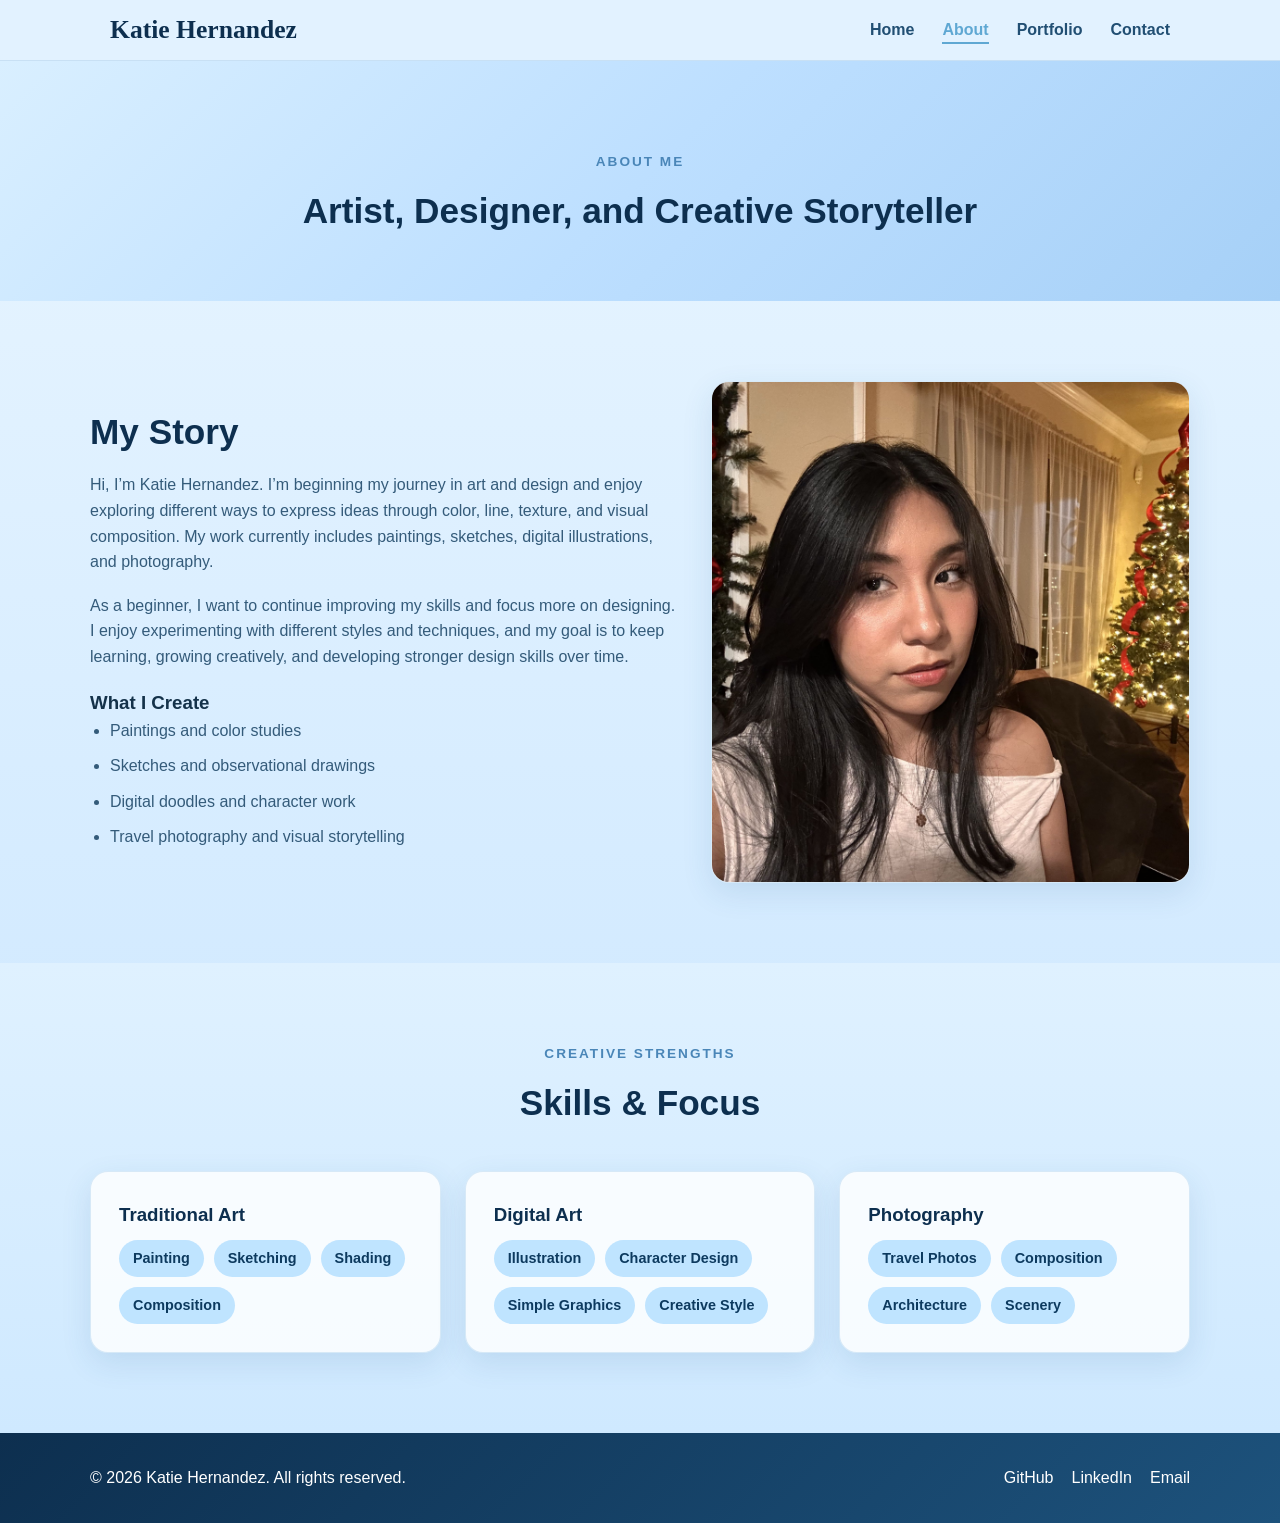
<file: about.html>
<!DOCTYPE html>
<html lang="en">
<head>
  <meta charset="UTF-8" />
  <meta name="viewport" content="width=device-width, initial-scale=1.0" />
  <title>About | Katie Hernandez</title>
  <link rel="stylesheet" href="styles.css" />
</head>
<body>
  <header class="site-header">
    <nav class="nav-container">
      <a href="index.html" class="logo">Katie Hernandez</a>

      <ul class="nav-menu">
        <li><a href="index.html" class="nav-link">Home</a></li>
        <li><a href="about.html" class="nav-link active">About</a></li>
        <li><a href="projects.html" class="nav-link">Portfolio</a></li>
        <li><a href="contact.html" class="nav-link">Contact</a></li>
      </ul>

      <button class="hamburger" aria-label="Toggle menu">
        <span class="bar"></span>
        <span class="bar"></span>
        <span class="bar"></span>
      </button>
    </nav>
  </header>

  <main>
    <section class="page-banner blue-banner">
      <div class="container center">
        <p class="section-label">About Me</p>
        <h1>Artist, Designer, and Creative Storyteller</h1>
      </div>
    </section>

    <section class="section">
      <div class="container about-grid">
        <div class="about-text">
          <h2>My Story</h2>
          <p>
            Hi, I’m Katie Hernandez. I’m beginning my journey in art and design and enjoy exploring different ways to express ideas through color, line, texture, and visual composition. My work currently includes paintings, sketches, digital illustrations, and photography.
          </p>

          <p>
            As a beginner, I want to continue improving my skills and focus more on designing. I enjoy experimenting with different styles and techniques, and my goal is to keep learning, growing creatively, and developing stronger design skills over time.
          </p>

          <h3>What I Create</h3>
          <ul class="about-list">
            <li>Paintings and color studies</li>
            <li>Sketches and observational drawings</li>
            <li>Digital doodles and character work</li>
            <li>Travel photography and visual storytelling</li>
          </ul>
        </div>

        <div class="about-image-card">
          <img src="profile.jpg" alt="Katie Hernandez portrait or artwork" class="about-image" />
        </div>
      </div>
    </section>

    <section class="section soft-blue-section">
      <div class="container">
        <div class="section-heading center">
          <p class="section-label">Creative Strengths</p>
          <h2>Skills & Focus</h2>
        </div>

        <div class="skills-grid">
          <div class="skill-card">
            <h3>Traditional Art</h3>
            <div class="tag-wrap">
              <span class="tag">Painting</span>
              <span class="tag">Sketching</span>
              <span class="tag">Shading</span>
              <span class="tag">Composition</span>
            </div>
          </div>

          <div class="skill-card">
            <h3>Digital Art</h3>
            <div class="tag-wrap">
              <span class="tag">Illustration</span>
              <span class="tag">Character Design</span>
              <span class="tag">Simple Graphics</span>
              <span class="tag">Creative Style</span>
            </div>
          </div>

          <div class="skill-card">
            <h3>Photography</h3>
            <div class="tag-wrap">
              <span class="tag">Travel Photos</span>
              <span class="tag">Composition</span>
              <span class="tag">Architecture</span>
              <span class="tag">Scenery</span>
            </div>
          </div>
        </div>
      </div>
    </section>
  </main>

  <footer>
    <div class="container footer-container">
      <p>&copy; 2026 Katie Hernandez. All rights reserved.</p>
      <div class="social-links">
        <a href="https://github.com/Katie548" target="_blank" rel="noopener noreferrer">GitHub</a>
        <a href="https://www.linkedin.com/feed/" target="_blank" rel="noopener noreferrer">LinkedIn</a>
        <a href="mailto:katieh.r.548@gmail.com">Email</a>
      </div>
    </div>
  </footer>

  <script src="script.js"></script>
</body>
</html>
</file>
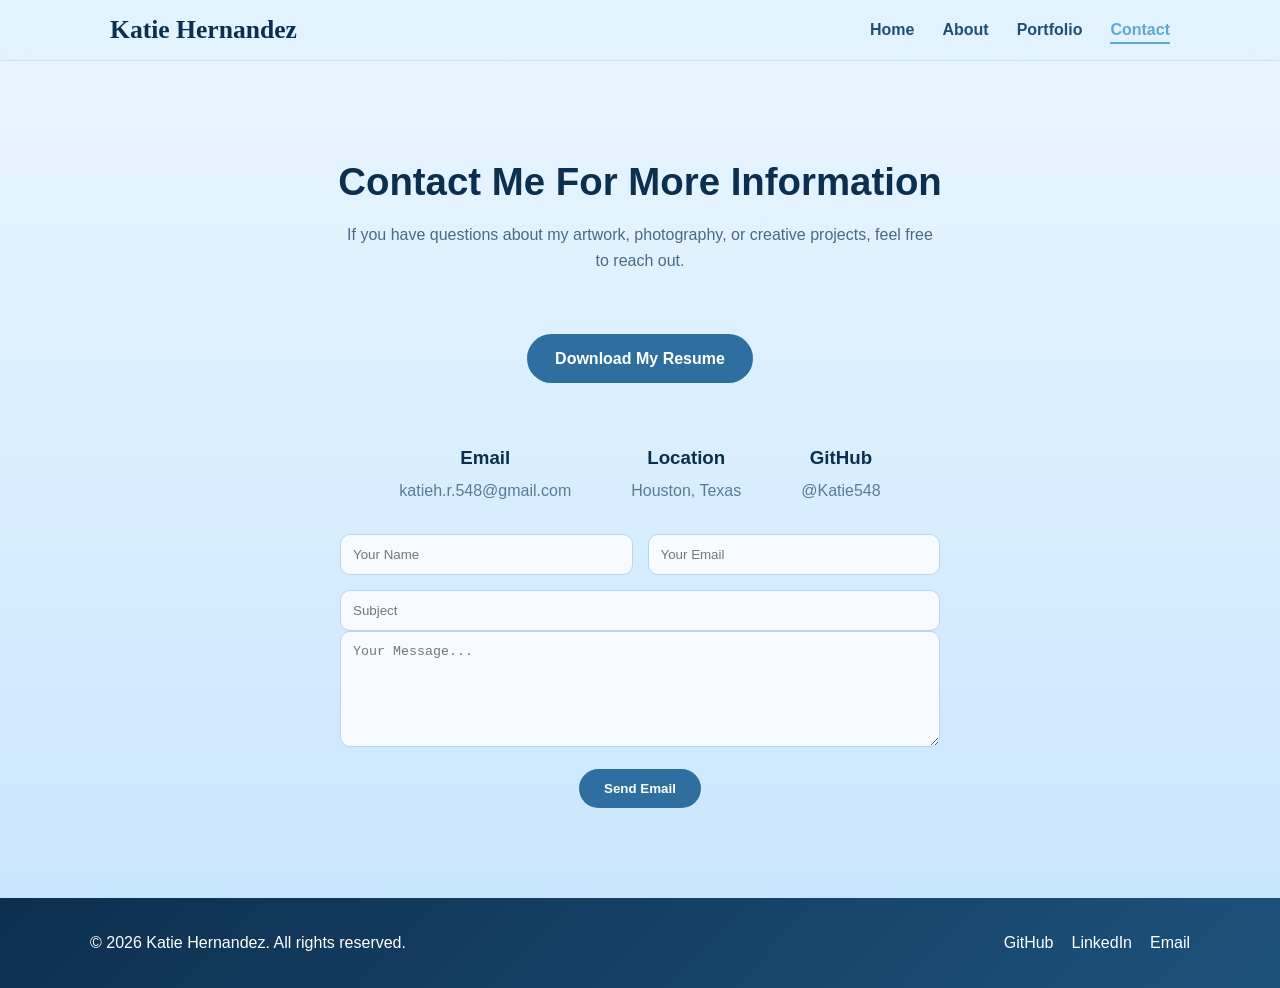
<file: contact.html>
<!DOCTYPE html>
<html lang="en">
<head>
  <meta charset="UTF-8" />
  <meta name="viewport" content="width=device-width, initial-scale=1.0" />
  <title>Contact | Katie Hernandez</title>
  <link rel="stylesheet" href="styles.css" />
</head>
<body>
  <header class="site-header">
    <nav class="nav-container">
      <a href="index.html" class="logo">Katie Hernandez</a>

      <ul class="nav-menu">
        <li><a href="index.html" class="nav-link">Home</a></li>
        <li><a href="about.html" class="nav-link">About</a></li>
        <li><a href="projects.html" class="nav-link">Portfolio</a></li>
        <li><a href="contact.html" class="nav-link active">Contact</a></li>
      </ul>

      <button class="hamburger" aria-label="Toggle menu">
        <span class="bar"></span>
        <span class="bar"></span>
        <span class="bar"></span>
      </button>
    </nav>
  </header>

  <main>
    <section class="contact-section">
        <div class="container contact-wrapper">

            <h1 class="contact-title">Contact Me For More Information</h1>
            <p class="contact-description">
            If you have questions about my artwork, photography, or creative projects,
            feel free to reach out.
            </p>

            <a href="files/Hernandez_Katie.pdf" download class="resume-btn">
            Download My Resume
            </a>

            <div class="contact-info">

            <div class="contact-item">
                <h3>Email</h3>
                <p>katieh.r.548@gmail.com</p>
            </div>

            <div class="contact-item">
                <h3>Location</h3>
                <p>Houston, Texas</p>
            </div>

            <div class="contact-item">
                <h3>GitHub</h3>
                <p>@Katie548</p>
            </div>

            </div>

            <form class="contact-form">

            <div class="input-row">
                <input type="text" placeholder="Your Name" required>
                <input type="email" placeholder="Your Email" required>
            </div>

            <input type="text" placeholder="Subject" required>

            <textarea placeholder="Your Message..." rows="6" required></textarea>

            <button type="submit" class="send-btn">Send Email</button>

            </form>

        </div>
    </section>
  </main>

  <footer>
    <div class="container footer-container">
      <p>&copy; 2026 Katie Hernandez. All rights reserved.</p>
      <div class="social-links">
        <a href="https://github.com/Katie548" target="_blank" rel="noopener noreferrer">GitHub</a>
        <a href="https://www.linkedin.com/feed/" target="_blank" rel="noopener noreferrer">LinkedIn</a>
        <a href="mailto:katieh.r.548@gmail.com">Email</a>
      </div>
    </div>
  </footer>

  <script src="script.js"></script>
</body>
</html>
</file>
<file: styles.css>
/* RESET */
* {
  margin: 0;
  padding: 0;
  box-sizing: border-box;
}

html {
  scroll-behavior: smooth;
}

img {
  width: 100%;
  display: block;
}

body {
  font-family: Arial, Helvetica, sans-serif;
  color: #14324a;
  background: linear-gradient(to bottom, #eaf6ff, #d8edff, #c7e4ff);
  line-height: 1.6;
}

/* GLOBAL */
.container {
  width: min(1100px, 90%);
  margin: 0 auto;
}

.section {
  padding: 80px 0;
}

.center {
  text-align: center;
}

.section-label,
.eyebrow {
  text-transform: uppercase;
  letter-spacing: 2px;
  font-size: 0.85rem;
  font-weight: 700;
  color: #4a86b8;
  margin-bottom: 10px;
}

.section-heading {
  max-width: 760px;
  margin: 0 auto 40px;
}

.section-heading h2,
.page-banner h1,
.about-text h2,
.contact-info-card h2,
.contact-form-card h2 {
  font-size: 2.2rem;
  color: #0d2f4f;
  margin-bottom: 12px;
}

.portfolio-title {
  font-size: 2rem;
  margin-bottom: 22px;
  color: #0d2f4f;
}

.portfolio-subtext {
  margin-bottom: 25px;
  color: #345b7a;
}

/* HEADER */
.site-header {
  position: sticky;
  top: 0;
  z-index: 1000;
  background: rgba(225, 241, 255, 0.92);
  backdrop-filter: blur(10px);
  border-bottom: 1px solid rgba(87, 145, 194, 0.18);
}

.nav-container {
  width: min(1100px, 90%);
  margin: 0 auto;
  height: 60px;          /* smaller header height */
  display: flex;
  justify-content: space-between;
  align-items: center;
  padding: 0 20px;       /* horizontal padding only */
}

.logo {
  text-decoration: none;
  font-size: 1.6rem;
  font-weight: 700;
  color: #0d2f4f;
  font-family: 'Playfair Display', serif;
  margin: 0;
}

.nav-menu {
  display: flex;
  list-style: none;
  gap: 28px;
}

.nav-link {
  text-decoration: none;
  color: #214f73;
  font-weight: 600;
  position: relative;
  transition: 0.3s ease;
}

.nav-link:hover,
.nav-link.active {
  color: #5fa8d3;
}

.nav-link.active::after {
  content: "";
  position: absolute;
  left: 0;
  bottom: -6px;
  width: 100%;
  height: 2px;
  background: #5fa8d3;
}

.hamburger {
  display: none;
  border: none;
  background: transparent;
  cursor: pointer;
}

.bar {
  display: block;
  width: 25px;
  height: 3px;
  margin: 4px 0;
  background: #0d2f4f;
  border-radius: 20px;
}

/* HERO PARALLAX */
.hero-parallax {
  position: relative;
  min-height: 100vh;
  background-image: url("floral-design.jpg");
  background-size: cover;
  background-position: center;
  background-attachment: fixed;
  display: flex;
  justify-content: center;
  align-items: center;
  text-align: center;
}

.hero-overlay {
  position: absolute;
  inset: 0;
  background: linear-gradient(rgba(15, 55, 90, 0.55), rgba(52, 120, 179, 0.42));
}

.hero-content {
  position: relative;
  z-index: 2;
  width: min(760px, 90%);
  color: white;
  padding: 30px;
}

.hero-content h1 {
  font-size: 4rem;
  margin-bottom: 18px;
}

.hero-content p {
  font-size: 1.1rem;
  margin-bottom: 28px;
}

/* PAGE BANNER */
.page-banner {
  padding: 90px 0 50px;
}

.blue-banner {
  background: linear-gradient(135deg, #d9efff, #bddfff, #a6d0f7);
}

/* BUTTONS */
.hero-buttons,
.center-btn {
  display: flex;
  justify-content: center;
  gap: 16px;
  flex-wrap: wrap;
}

.center-btn {
  margin-top: 30px;
}

.btn {
  display: inline-block;
  padding: 12px 24px;
  border-radius: 999px;
  font-weight: 700;
  text-decoration: none;
  transition: 0.3s ease;
  border: 2px solid transparent;
}

.btn-primary {
  background: #2f6f9f;
  color: white;
}

.btn-primary:hover {
  background: #1f5d8b;
  transform: translateY(-2px);
}

.btn-secondary {
  background: transparent;
  color: white;
  border-color: white;
}

.btn-secondary:hover {
  background: white;
  color: #1f5d8b;
}

/* SECTIONS */
.intro-section,
.preview-section,
.soft-blue-section {
  background: rgba(255, 255, 255, 0.45);
}

.soft-blue-section {
  background: linear-gradient(to bottom, #dff1ff, #cfe9ff);
}

.feature-grid,
.skills-grid {
  display: grid;
  grid-template-columns: repeat(3, 1fr);
  gap: 24px;
}

.feature-card,
.skill-card,
.contact-info-card,
.contact-form-card,
.about-image-card {
  background: rgba(255, 255, 255, 0.82);
  border: 1px solid rgba(128, 182, 224, 0.28);
  box-shadow: 0 10px 30px rgba(36, 93, 139, 0.12);
  border-radius: 18px;
}

.feature-card,
.skill-card {
  padding: 28px;
}

.feature-card h3,
.skill-card h3,
.contact-item h3 {
  color: #0d2f4f;
  margin-bottom: 10px;
}

/* ABOUT */
.about-grid {
  display: grid;
  grid-template-columns: 1.1fr 0.9fr;
  gap: 36px;
  align-items: center;
}

.about-text p {
  margin-bottom: 18px;
  color: #345b7a;
}

.about-list {
  margin-left: 20px;
  color: #345b7a;
}

.about-list li {
  margin-bottom: 10px;
}

.about-image-card {
  overflow: hidden;
}

.about-image {
  height: 500px;
  object-fit: cover;
}

/* TAGS */
.tag-wrap {
  display: flex;
  flex-wrap: wrap;
  gap: 10px;
}

.tag {
  background: #bfe4ff;
  color: #0d3a5f;
  padding: 7px 14px;
  border-radius: 999px;
  font-size: 0.9rem;
  font-weight: 600;
}

/* GALLERY */
.gallery-grid {
  display: grid;
  grid-template-columns: repeat(4, 1fr);
  gap: 18px;
}

.gallery-item {
  border-radius: 18px;
  overflow: hidden;
  box-shadow: 0 10px 25px rgba(40, 96, 143, 0.12);
  background: white;
  transition: transform 0.35s ease, box-shadow 0.35s ease;
}

.gallery-item img {
  width: 100%;
  height: 280px;
  object-fit: cover;
}

.gallery-item:hover {
  transform: translateY(-6px);
  box-shadow: 0 14px 35px rgba(40, 96, 143, 0.2);
}

/* CONTACT */
.contact-section {
  padding: 90px 0;
  text-align: center;
}

.contact-title {
  font-size: 2.4rem;
  color: #0d2f4f;
  margin-bottom: 10px;
}

.contact-description {
  max-width: 600px;
  margin: 0 auto 40px auto;
  color: #4a6a87;
}

.contact-info {
  display: flex;
  justify-content: center;
  gap: 60px;
  padding-top: 20px;   /* space above */
  padding-bottom: 30px;
  flex-wrap: wrap;
}

.contact-item h3 {
  color: #0d2f4f;
  margin-bottom: 5px;
}

.contact-item p {
  color: #5a7b96;
}

.contact-form {
  max-width: 600px;
  margin: auto;
}

.input-row {
  display: flex;
  gap: 15px;
  margin-bottom: 15px;
}

.contact-form input,
.contact-form textarea {
  width: 100%;
  padding: 12px;
  border-radius: 10px;
  border: 1px solid #b7d4ef;
  background: #f7fbff;
}

.contact-form textarea {
  margin-bottom: 15px;
}

.send-btn {
  background: #2f6f9f;
  color: white;
  border: none;
  padding: 12px 25px;
  border-radius: 25px;
  font-weight: 600;
  cursor: pointer;
}

.send-btn:hover {
  background: #1f5d8b;
}

/* PARALLAX BAND */
.parallax-band {
  position: relative;
  min-height: 350px;
  background-image: url("images/france1.jpg");
  background-size: cover;
  background-position: center;
  background-attachment: fixed;
  display: flex;
  justify-content: center;
  align-items: center;
}

.small-band {
  min-height: 280px;
}

.parallax-band-overlay {
  position: absolute;
  inset: 0;
  background: rgba(16, 55, 92, 0.45);
}

.parallax-band-content {
  position: relative;
  z-index: 2;
  text-align: center;
  color: white;
  width: min(850px, 90%);
}

.parallax-band-content h2 {
  font-size: 2rem;
}

/* FOOTER */
footer {
  background: linear-gradient(135deg, #0d2f4f, #1d527c);
  color: white;
  padding: 32px 0;
}

.footer-container {
  display: flex;
  justify-content: space-between;
  align-items: center;
  gap: 20px;
  flex-wrap: wrap;
}

.social-links {
  display: flex;
  gap: 18px;
}

.social-links a {
  text-decoration: none;
  color: white;
  transition: 0.3s ease;
}

.social-links a:hover {
  color: #bfe4ff;
}

/* ANIMATION */
.hidden {
  opacity: 0;
  transform: translateY(24px);
  transition: opacity 0.7s ease, transform 0.7s ease;
}

.show {
  opacity: 1;
  transform: translateY(0);
}

/* RESPONSIVE */
@media (max-width: 900px) {
  .gallery-grid {
    grid-template-columns: repeat(2, 1fr);
  }

  .feature-grid,
  .skills-grid,
  .about-grid,
  .contact-grid {
    grid-template-columns: 1fr;
  }

  .hero-content h1 {
    font-size: 2.8rem;
  }
}

@media (max-width: 768px) {
  .hamburger {
    display: block;
  }

  .nav-menu {
    position: fixed;
    top: 75px;
    left: -100%;
    width: 100%;
    background: #e8f5ff;
    flex-direction: column;
    text-align: center;
    padding: 25px 0;
    gap: 18px;
    transition: 0.3s ease;
    box-shadow: 0 10px 20px rgba(42, 97, 143, 0.12);
  }

  .nav-menu.active {
    left: 0;
  }

  .hero-parallax,
  .parallax-band {
    background-attachment: scroll;
  }
}

@media (max-width: 540px) {
  .gallery-grid {
    grid-template-columns: 1fr;
  }

  .hero-content h1 {
    font-size: 2.2rem;
  }

  .section-heading h2,
  .page-banner h1 {
    font-size: 1.8rem;
  }
}

.resume-btn {
  display: inline-block;
  background: #2f6f9f;
  color: white;
  padding: 12px 28px;
  border-radius: 30px;
  text-decoration: none;
  font-weight: 600;
  margin-top: 20px;
  margin-bottom: 40px; /* THIS adds space before Email/Location */
  transition: 0.3s;
}

.resume-btn:hover {
  background: #1f5d8b;
  transform: translateY(-2px);
}
</file>
